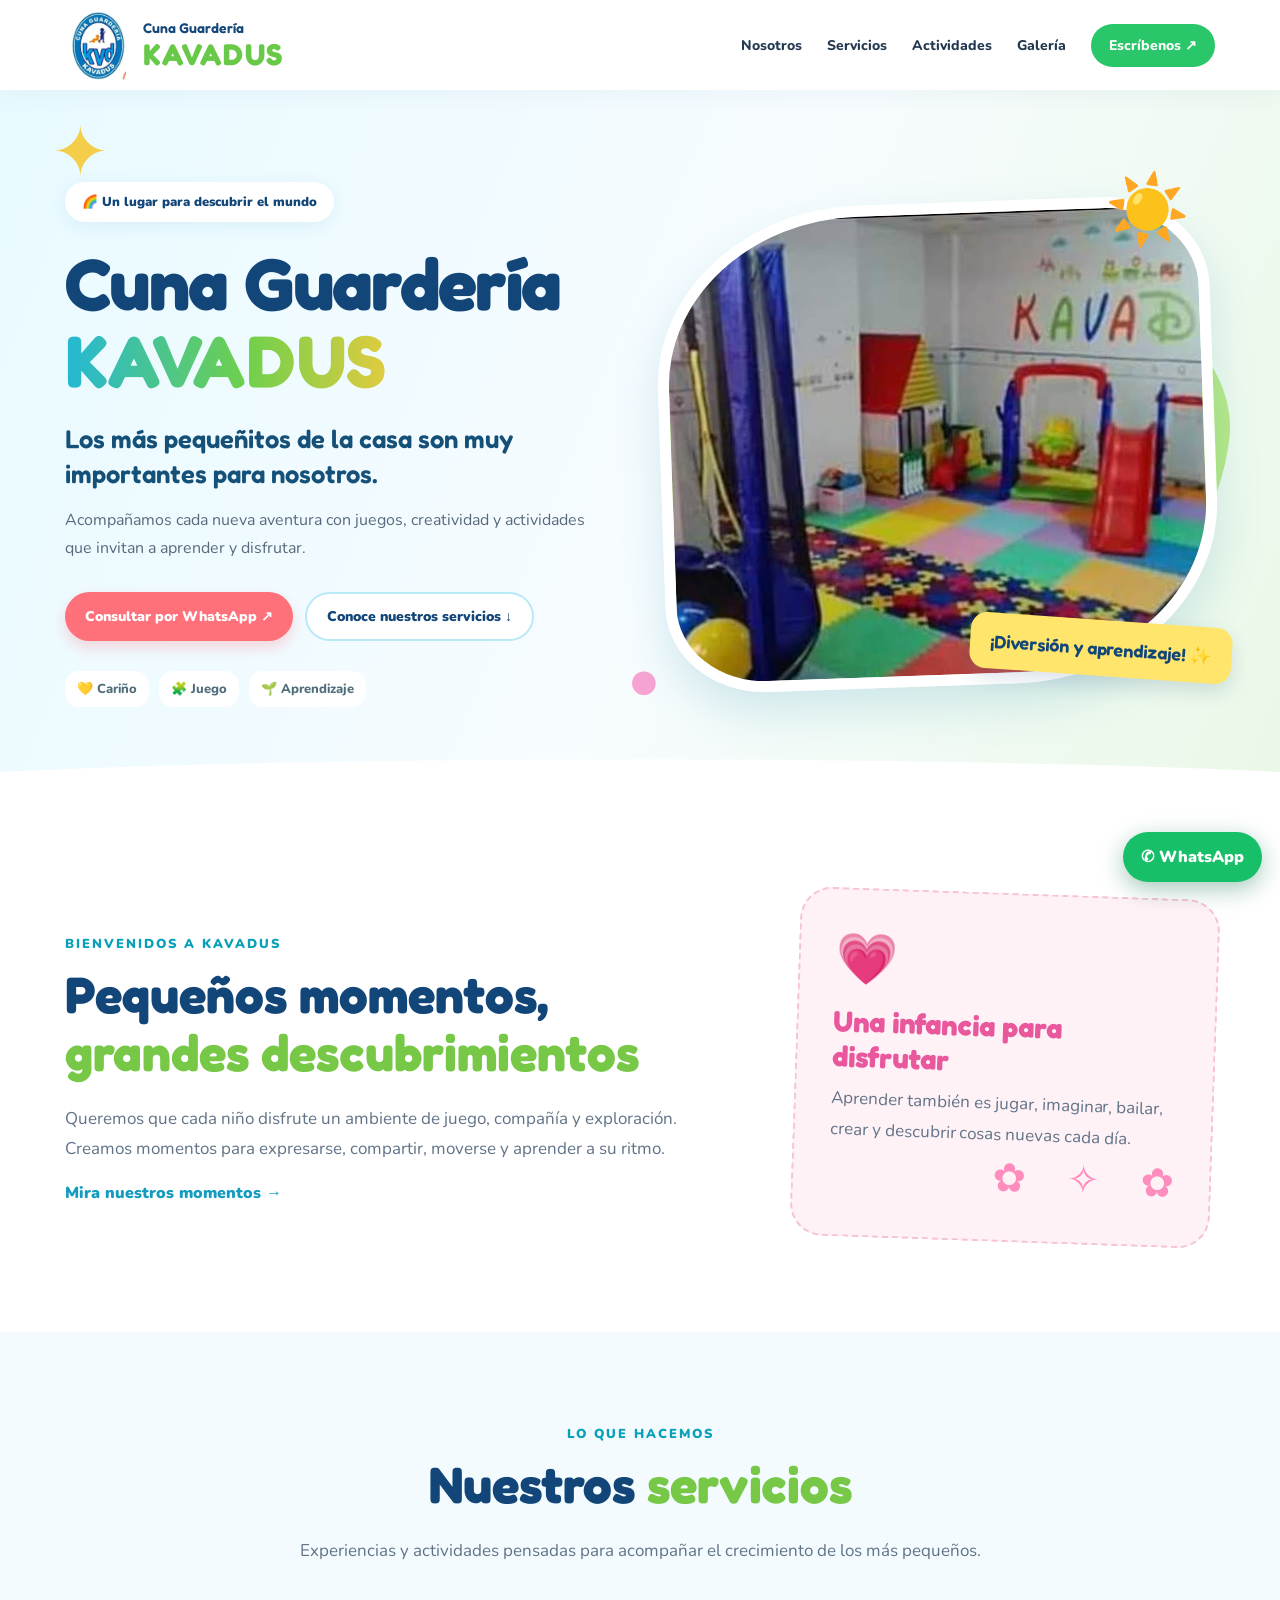
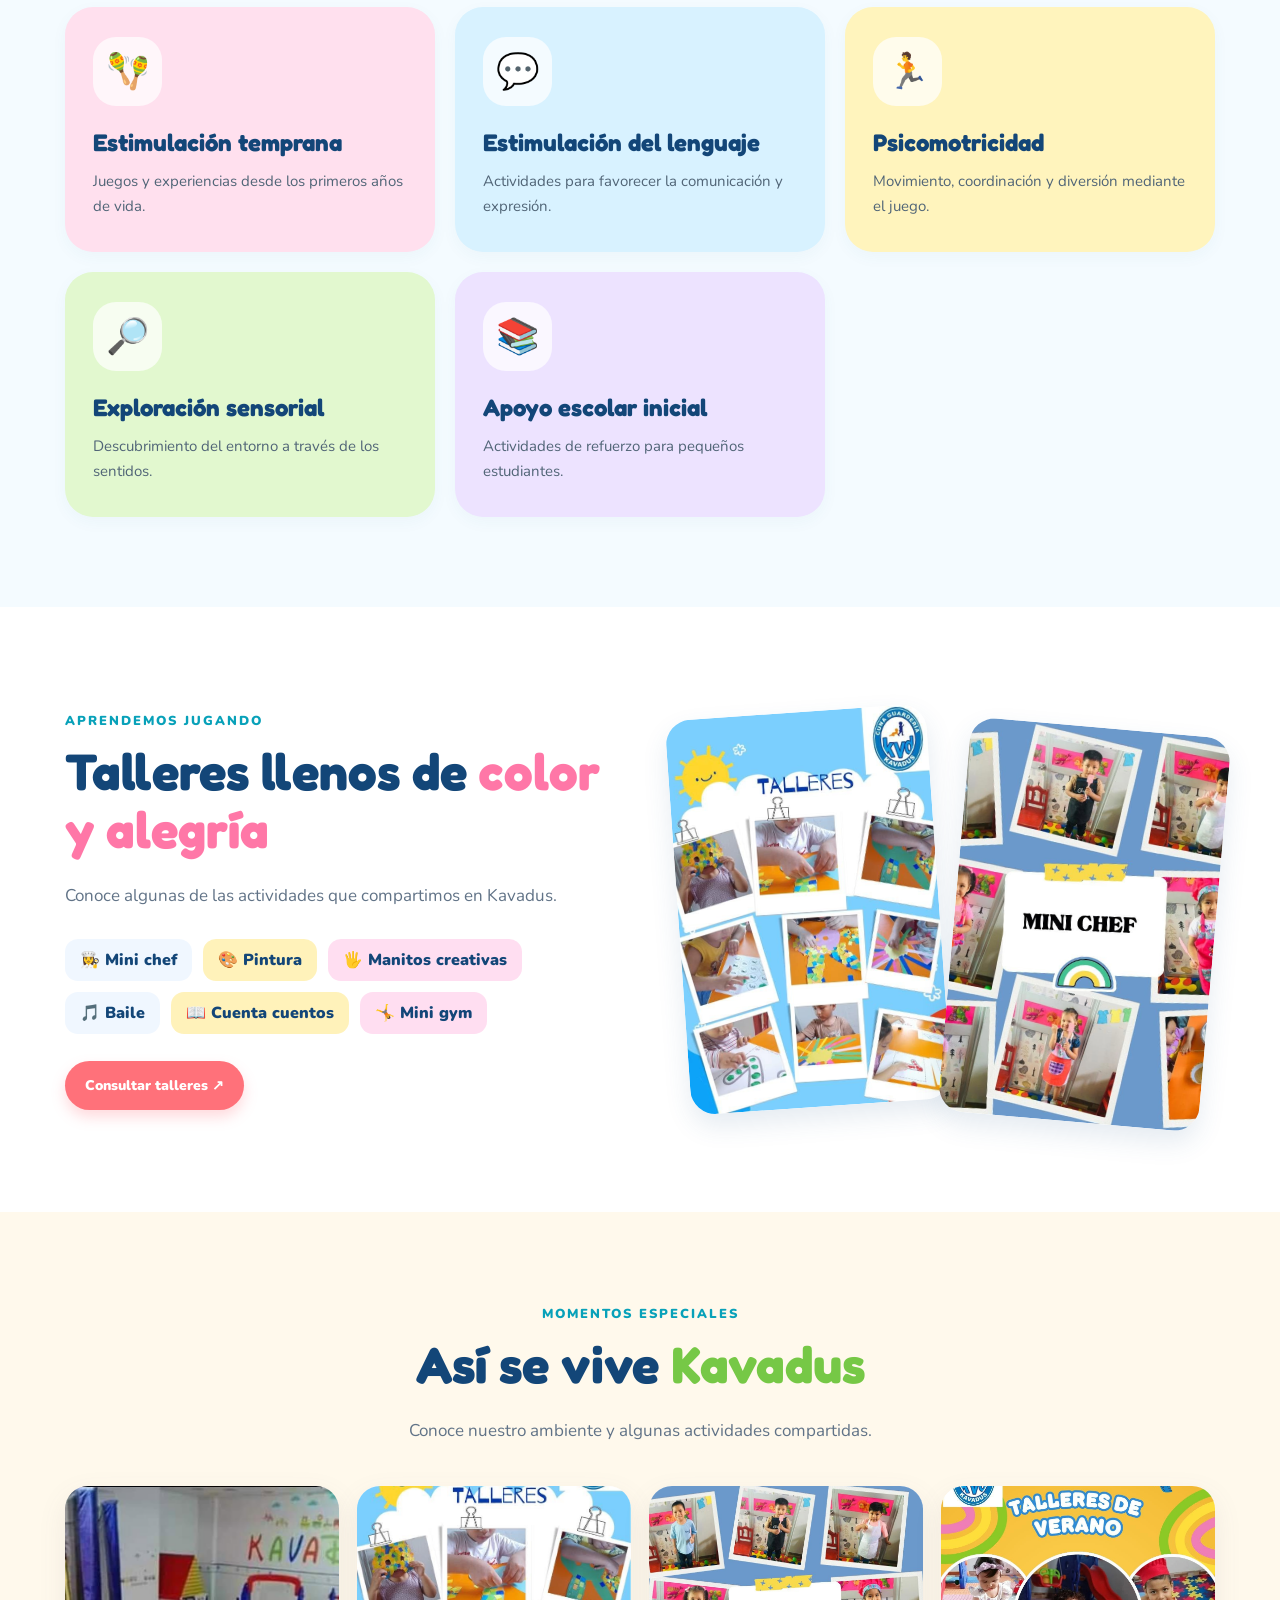
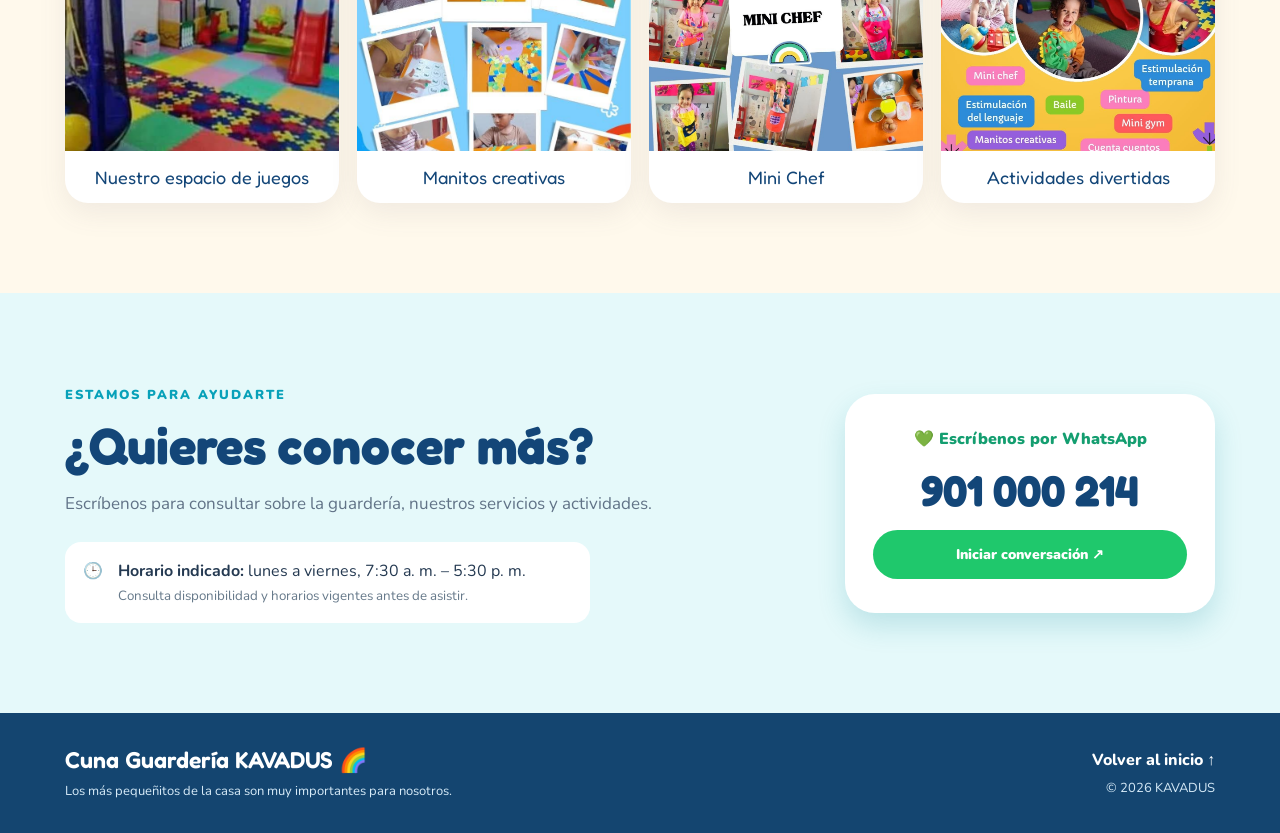
<file: index.html>
<!DOCTYPE html>
<html lang="es">
<head>
  <meta charset="UTF-8" />
  <meta name="viewport" content="width=device-width, initial-scale=1" />
  <meta name="theme-color" content="#eafbff" />
  <meta name="description" content="Cuna Guardería Kavadus: un espacio para jugar, descubrir y crecer. Conoce nuestros servicios, actividades y comunícate por WhatsApp." />
  <title>Cuna Guardería KAVADUS | Aprender, jugar y crecer</title>
  <link rel="icon" type="image/svg+xml" href="favicon.svg" />
  <link rel="stylesheet" href="styles.css" />
</head>
<body>
  <a class="skip-link" href="#principal">Saltar al contenido</a>
  <header class="header" id="inicio">
    <div class="wrap nav">
      <a class="brand" href="#inicio" aria-label="Kavadus, ir al inicio">
        <img src="logo-original.jpg" alt="Logotipo original de Cuna Guardería Kavadus" />
        <span><strong>Cuna Guardería</strong><b>KAVADUS</b></span>
      </a>
      <button class="menu-toggle" aria-label="Abrir menú" aria-expanded="false" aria-controls="nav-links">☰</button>
      <nav class="nav-links" id="nav-links" aria-label="Navegación principal">
        <a href="#nosotros">Nosotros</a><a href="#servicios">Servicios</a><a href="#actividades">Actividades</a><a href="#galeria">Galería</a>
        <a class="nav-cta" href="https://wa.me/51901000214?text=Hola%2C%20quisiera%20informaci%C3%B3n%20sobre%20Cuna%20Guarder%C3%ADa%20Kavadus" target="_blank" rel="noopener noreferrer">Escríbenos ↗</a>
      </nav>
    </div>
  </header>
  <main id="principal">
    <section class="hero">
      <div class="hero-deco star-a" aria-hidden="true">✦</div><div class="hero-deco star-b" aria-hidden="true">●</div>
      <div class="wrap hero-grid">
        <div class="hero-content">
          <span class="eyebrow">🌈 Un lugar para descubrir el mundo</span>
          <h1>Cuna Guardería <span>KAVADUS</span></h1>
          <p class="lead">Los más pequeñitos de la casa son muy importantes para nosotros.</p>
          <p class="intro">Acompañamos cada nueva aventura con juegos, creatividad y actividades que invitan a aprender y disfrutar.</p>
          <div class="hero-actions"><a class="btn btn-primary" href="https://wa.me/51901000214?text=Hola%2C%20quisiera%20informaci%C3%B3n%20sobre%20Cuna%20Guarder%C3%ADa%20Kavadus" target="_blank" rel="noopener noreferrer">Consultar por WhatsApp ↗</a><a class="btn btn-outline" href="#servicios">Conoce nuestros servicios ↓</a></div>
          <div class="hero-tags"><span>💛 Cariño</span><span>🧩 Juego</span><span>🌱 Aprendizaje</span></div>
        </div>
        <div class="hero-visual"><div class="blob"></div><img class="hero-photo" src="45.jpg" alt="Zona de juegos de Kavadus, con tobogán y piso de colores" /><span class="photo-sticker">¡Diversión y aprendizaje! ✨</span><span class="sun" aria-hidden="true">☀️</span></div>
      </div>
      <div class="wave" aria-hidden="true"></div>
    </section>
    <section class="about section" id="nosotros"><div class="wrap about-grid"><div><span class="kicker">BIENVENIDOS A KAVADUS</span><h2>Pequeños momentos, <em>grandes descubrimientos</em></h2><p>Queremos que cada niño disfrute un ambiente de juego, compañía y exploración. Creamos momentos para expresarse, compartir, moverse y aprender a su ritmo.</p><a class="text-link" href="#galeria">Mira nuestros momentos →</a></div><div class="note"><span>💗</span><h3>Una infancia para disfrutar</h3><p>Aprender también es jugar, imaginar, bailar, crear y descubrir cosas nuevas cada día.</p><div class="scribble">✿　✧　✿</div></div></div></section>
    <section class="services section" id="servicios"><div class="wrap"><div class="section-heading"><span class="kicker">LO QUE HACEMOS</span><h2>Nuestros <em>servicios</em></h2><p>Experiencias y actividades pensadas para acompañar el crecimiento de los más pequeños.</p></div><div class="service-grid">
      <article class="service-card c-pink"><div class="service-icon">🪇</div><h3>Estimulación temprana</h3><p>Juegos y experiencias desde los primeros años de vida.</p></article>
      <article class="service-card c-blue"><div class="service-icon">💬</div><h3>Estimulación del lenguaje</h3><p>Actividades para favorecer la comunicación y expresión.</p></article>
      <article class="service-card c-yellow"><div class="service-icon">🏃</div><h3>Psicomotricidad</h3><p>Movimiento, coordinación y diversión mediante el juego.</p></article>
      <article class="service-card c-green"><div class="service-icon">🔎</div><h3>Exploración sensorial</h3><p>Descubrimiento del entorno a través de los sentidos.</p></article>
      <article class="service-card c-purple"><div class="service-icon">📚</div><h3>Apoyo escolar inicial</h3><p>Actividades de refuerzo para pequeños estudiantes.</p></article>
    </div></div></section>
    <section class="workshops section" id="actividades"><div class="wrap workshops-grid"><div><span class="kicker">APRENDEMOS JUGANDO</span><h2>Talleres llenos de <em>color y alegría</em></h2><p>Conoce algunas de las actividades que compartimos en Kavadus.</p><div class="pills"><span>👩‍🍳 Mini chef</span><span>🎨 Pintura</span><span>🖐️ Manitos creativas</span><span>🎵 Baile</span><span>📖 Cuenta cuentos</span><span>🤸 Mini gym</span></div><a class="btn btn-primary" href="https://wa.me/51901000214?text=Hola%2C%20quisiera%20consultar%20sobre%20los%20talleres%20de%20Kavadus" target="_blank" rel="noopener noreferrer">Consultar talleres ↗</a></div><div class="workshop-images"><img src="6.jpg" alt="Fotografías de actividades creativas y talleres" loading="lazy" /><img src="7.jpg" alt="Collage de actividad Mini Chef" loading="lazy" /></div></div></section>
    <section class="gallery section" id="galeria"><div class="wrap"><div class="section-heading"><span class="kicker">MOMENTOS ESPECIALES</span><h2>Así se vive <em>Kavadus</em></h2><p>Conoce nuestro ambiente y algunas actividades compartidas.</p></div><div class="gallery-grid"><figure><img src="45.jpg" alt="Zona de juegos del local" loading="lazy" /><figcaption>Nuestro espacio de juegos</figcaption></figure><figure><img src="6.jpg" alt="Collage de trabajos realizados en talleres" loading="lazy" /><figcaption>Manitos creativas</figcaption></figure><figure><img src="7.jpg" alt="Collage Mini Chef" loading="lazy" /><figcaption>Mini Chef</figcaption></figure><figure><img src="3.jpg" alt="Afiche con fotografías de actividades y talleres" loading="lazy" /><figcaption>Actividades divertidas</figcaption></figure></div></div></section>
    <section class="contact section" id="contacto"><div class="wrap"><div class="contact-inner"><div><span class="kicker">ESTAMOS PARA AYUDARTE</span><h2>¿Quieres conocer más?</h2><p>Escríbenos para consultar sobre la guardería, nuestros servicios y actividades.</p><div class="hours">🕒 <span><strong>Horario indicado:</strong> lunes a viernes, 7:30 a. m. – 5:30 p. m.<small>Consulta disponibilidad y horarios vigentes antes de asistir.</small></span></div></div><div class="contact-card"><span>💚 Escríbenos por WhatsApp</span><strong>901 000 214</strong><a href="https://wa.me/51901000214?text=Hola%2C%20quisiera%20informaci%C3%B3n%20sobre%20Cuna%20Guarder%C3%ADa%20Kavadus" target="_blank" rel="noopener noreferrer" class="btn btn-whatsapp">Iniciar conversación ↗</a></div></div></div></section>
  </main>
  <footer class="footer"><div class="wrap footer-grid"><div><strong>Cuna Guardería KAVADUS 🌈</strong><p>Los más pequeñitos de la casa son muy importantes para nosotros.</p></div><div><a href="#inicio">Volver al inicio ↑</a><p>© <span id="year"></span> KAVADUS</p></div></div></footer>
  <a class="floating-wa" href="https://wa.me/51901000214?text=Hola%2C%20quisiera%20informaci%C3%B3n%20sobre%20Cuna%20Guarder%C3%ADa%20Kavadus" target="_blank" rel="noopener noreferrer" aria-label="Contactar a Kavadus por WhatsApp">✆ <span>WhatsApp</span></a>
  <script src="script.js" defer></script>
</body>
</html>
</file>
<file: styles.css>
@import url('https://fonts.googleapis.com/css2?family=Fredoka:wght@400;500;600;700&family=Nunito:wght@400;600;700;800;900&display=swap');
:root{--navy:#134678;--dark:#243951;--cyan:#22b9db;--blue:#269fe5;--green:#79d74e;--pink:#ff75b1;--yellow:#ffe56c;--red:#ff6763;--wrap:1150px}*{box-sizing:border-box}html{scroll-behavior:smooth}body{margin:0;font-family:Nunito,Arial,sans-serif;color:var(--dark);background:#fff}img{max-width:100%;display:block}a{text-decoration:none;color:inherit}button{font:inherit}.wrap{width:min(var(--wrap),calc(100% - 44px));margin:auto}.skip-link{position:absolute;left:-100vw;top:0}.skip-link:focus{left:1rem;top:1rem;z-index:20;background:white;padding:1rem}.header{position:relative;z-index:8;background:#fff;box-shadow:0 3px 24px #1748700e}.nav{display:flex;align-items:center;justify-content:space-between;min-height:90px;gap:25px}.brand{display:flex;align-items:center;gap:12px}.brand img{width:66px;height:69px;object-fit:contain;border-radius:10px}.brand span{display:flex;flex-direction:column;line-height:1.1}.brand strong{font:600 14px Fredoka,Arial;color:var(--navy)}.brand b{font:700 30px Fredoka,Arial;letter-spacing:2px;color:#68c948}.nav-links{display:flex;align-items:center;gap:25px;font-weight:800;font-size:14px}.nav-links>a:not(.nav-cta):hover,.text-link:hover{color:#149fcb}.nav-cta{background:#29c66a;border-radius:100px;color:white;padding:12px 18px}.menu-toggle{display:none;background:none;border:0;font-size:26px;color:var(--navy)}.hero{background:linear-gradient(112deg,#e8faff 0%,#f7fcff 54%,#eaf8e7 100%);position:relative;overflow:hidden;padding:92px 0 96px}.hero-grid{display:grid;grid-template-columns:1fr 1.03fr;gap:56px;align-items:center;position:relative;z-index:1}.eyebrow,.kicker{display:inline-block;font-size:13px;font-weight:900;letter-spacing:2px;color:#08a1b9}.eyebrow{letter-spacing:0;background:white;border-radius:100px;padding:11px 17px;color:var(--navy);box-shadow:0 4px 17px #2398bb1a}h1,h2,h3,p{margin-top:0}h1,h2,h3{font-family:Fredoka,Arial,sans-serif}h1{font-size:clamp(48px,5.7vw,86px);line-height:1.05;letter-spacing:-1.7px;color:var(--navy);margin:23px 0 24px}h1 span{display:block;letter-spacing:2px;background:linear-gradient(90deg,#24b8d6,#6ed04c,#ffca3c,#ff75ae);background-clip:text;-webkit-background-clip:text;color:transparent}.lead{font-family:Fredoka,Arial;font-size:clamp(21px,2vw,26px);line-height:1.35;color:#155078;font-weight:600;margin-bottom:15px}.intro{font-size:16px;line-height:1.75;color:#586a7c;max-width:530px}.hero-actions{display:flex;gap:12px;flex-wrap:wrap;margin:30px 0}.btn{display:inline-flex;align-items:center;justify-content:center;min-height:49px;border-radius:99px;padding:13px 20px;font-size:14px;font-weight:900;transition:transform .2s,box-shadow .2s}.btn:hover{transform:translateY(-3px);box-shadow:0 9px 23px #13467821}.btn-primary{background:#ff717a;color:white;box-shadow:0 7px 14px #ff717a42}.btn-outline{background:#fff;color:var(--navy);border:2px solid #b7e9f7}.hero-tags{display:flex;gap:10px;flex-wrap:wrap}.hero-tags span{background:white;border-radius:14px;padding:9px 12px;font-weight:800;color:#4e6d7b;font-size:13px}.hero-visual{position:relative;min-height:440px;display:flex;align-items:center}.blob{position:absolute;inset:5% -2% 3% 1%;background:#b7e986;border-radius:43% 57% 52% 48% / 54% 40% 60% 46%;transform:rotate(7deg)}.hero-photo{position:relative;width:100%;aspect-ratio:1.15;object-fit:cover;border:11px solid white;border-radius:37% 19% 37% 18%;transform:rotate(-2deg);box-shadow:0 20px 45px #2d92ac2f}.photo-sticker{position:absolute;bottom:10px;right:-17px;background:var(--yellow);padding:17px 20px;border-radius:16px;font:600 18px Fredoka;color:var(--navy);transform:rotate(4deg);box-shadow:0 8px 20px #19477528}.sun{position:absolute;font-size:68px;top:-39px;right:25px}.hero-deco{position:absolute;color:#f4ce4a}.star-a{font-size:70px;top:15px;left:4%}.star-b{font-size:55px;bottom:85px;left:49%;color:#f7a4d2}.wave{position:absolute;height:45px;bottom:-1px;left:0;right:0;background:#fff;clip-path:ellipse(72% 100% at 50% 100%)}.section{padding:90px 0}.about-grid{display:grid;grid-template-columns:1.2fr .8fr;gap:100px;align-items:center}.kicker{margin-bottom:13px}h2{font-size:clamp(37px,4vw,56px);line-height:1.13;color:var(--navy);margin-bottom:22px}h2 em{font-style:normal;color:#76c846}.about p,.workshops p,.contact p,.section-heading p{font-size:17px;line-height:1.8;color:#617387}.text-link{color:#139cbf;font-weight:900}.note{background:#fff2f7;border:2px dashed #f6c2d8;border-radius:32px;padding:35px;transform:rotate(2deg)}.note>span{font-size:50px}.note h3{color:#e9579d;font-size:29px;margin:10px 0}.note p{margin:0}.scribble{text-align:right;color:#fe8dbd;font-size:40px}.services{background:#f4fbff}.section-heading{text-align:center;max-width:690px;margin:0 auto 40px}.section-heading p{margin-bottom:0}.service-grid{display:grid;grid-template-columns:repeat(3,1fr);gap:20px;justify-content:center}.service-card{padding:30px 28px 32px;border-radius:28px;box-shadow:0 5px 16px #236d8b0b;transition:transform .2s}.service-card:hover{transform:translateY(-5px)}.service-icon{width:69px;height:69px;display:grid;place-items:center;background:#ffffffb8;border-radius:23px;font-size:35px;margin-bottom:22px}.service-card h3{color:var(--navy);font-size:24px;margin-bottom:12px}.service-card p{font-size:15px;line-height:1.7;margin:0;color:#516577}.c-pink{background:#ffe0ee}.c-blue{background:#d8f2ff}.c-yellow{background:#fff4bd}.c-green{background:#e2f8cf}.c-purple{background:#ede3ff}.workshops-grid{display:grid;grid-template-columns:1fr 1fr;gap:75px;align-items:center}.workshops h2 em{color:#ff77a7}.pills{display:flex;flex-wrap:wrap;gap:11px;margin:27px 0}.pills span{padding:10px 15px;border-radius:13px;background:#f0f7ff;color:var(--navy);font-weight:900}.pills span:nth-child(3n+2){background:#fff2ba}.pills span:nth-child(3n+3){background:#ffdef1}.workshop-images{display:grid;grid-template-columns:1fr 1fr;gap:16px;align-items:center}.workshop-images img{width:100%;height:395px;object-fit:cover;border-radius:25px;box-shadow:0 12px 26px #315f8d20}.workshop-images img:nth-child(1){transform:rotate(-4deg)}.workshop-images img:nth-child(2){transform:rotate(5deg);margin-top:30px}.gallery{background:#fff9ec}.gallery-grid{display:grid;grid-template-columns:repeat(4,1fr);gap:18px}.gallery figure{margin:0;background:white;border-radius:23px;overflow:hidden;box-shadow:0 10px 28px #6e65791a}.gallery figure img{height:265px;width:100%;object-fit:cover}.gallery figcaption{padding:15px 14px;text-align:center;font-family:Fredoka;color:var(--navy);font-size:18px}.contact{background:#e5f9fa}.contact-inner{display:grid;grid-template-columns:1fr 370px;gap:55px;align-items:center}.contact h2{margin-bottom:14px}.hours{display:flex;gap:15px;align-items:start;background:white;border-radius:16px;padding:18px;margin-top:22px;max-width:525px}.hours>span{display:block}.hours small{display:block;margin-top:5px;color:#66798a}.contact-card{background:white;padding:34px 28px;border-radius:30px;box-shadow:0 13px 28px #0d8b9930;text-align:center}.contact-card span{font-weight:900;color:#149e70}.contact-card strong{display:block;font:700 43px Fredoka;color:var(--navy);padding:14px 0}.btn-whatsapp{background:#1fc86c;color:#fff;width:100%}.footer{background:#144570;color:white;padding:33px 0}.footer-grid{display:flex;justify-content:space-between;align-items:center;gap:30px}.footer strong{font:600 23px Fredoka}.footer p{color:#d7ebf8;font-size:13px;margin:8px 0 0}.footer-grid>div:last-child{text-align:right}.footer a{font-weight:800}.floating-wa{position:fixed;z-index:9;right:18px;bottom:18px;background:#18bf69;color:white;box-shadow:0 7px 23px #13734c60;border-radius:60px;padding:14px 18px;font-weight:900}.floating-wa:hover{background:#109a50}@media(max-width:920px){.nav-links{gap:14px;font-size:13px}.hero-grid{gap:25px}.hero{padding-top:65px}.hero-visual{min-height:320px}.about-grid,.workshops-grid{gap:35px}.service-grid{grid-template-columns:repeat(2,1fr)}.gallery-grid{grid-template-columns:repeat(2,1fr)}.contact-inner{grid-template-columns:1fr 310px;gap:25px}}@media(max-width:700px){.wrap{width:min(100% - 32px,520px)}.nav{min-height:75px}.brand img{width:53px;height:55px}.brand b{font-size:25px}.menu-toggle{display:block}.nav-links{display:none;position:absolute;top:75px;left:0;right:0;background:white;padding:18px 22px 28px;box-shadow:0 20px 25px #163b6018;flex-direction:column;align-items:stretch}.nav-links.open{display:flex}.nav-links a{padding:9px 12px}.hero{padding:50px 0 70px}.hero-grid,.about-grid,.workshops-grid,.contact-inner{grid-template-columns:1fr}.hero h1{font-size:51px}.hero-visual{min-height:260px;margin-top:17px}.hero-photo{aspect-ratio:1.4}.sun{font-size:42px;top:-23px}.photo-sticker{font-size:14px;bottom:-8px;right:0;padding:10px}.section{padding:65px 0}.note{transform:none}.service-grid{grid-template-columns:1fr}.service-card{padding:24px}.workshop-images img{height:270px}.gallery-grid{gap:12px}.gallery figure img{height:180px}.gallery figcaption{font-size:15px}.contact-inner{gap:28px}.contact-card strong{font-size:36px}.footer-grid{flex-direction:column;text-align:center}.footer-grid>div:last-child{text-align:center}.floating-wa span{display:none}.floating-wa{border-radius:50%;font-size:24px;padding:14px 18px}}@media(prefers-reduced-motion:reduce){html{scroll-behavior:auto}*{transition:none!important}}
</file>
